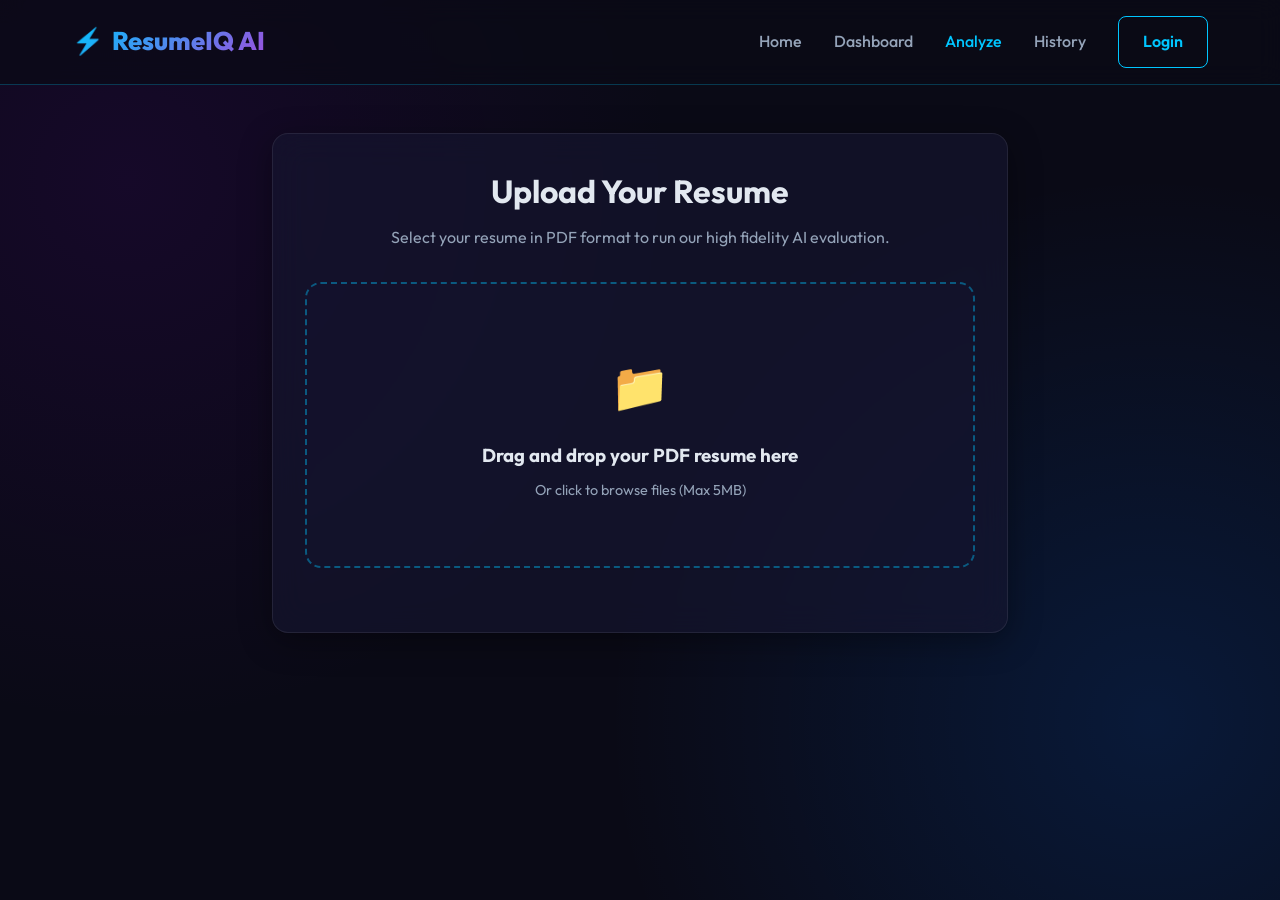
<file: frontend/analyze.html>
<!DOCTYPE html>
<html lang="en">
<head>
  <meta charset="UTF-8">
  <meta name="viewport" content="width=device-width, initial-scale=1.0">
  <title>Upload Resume - ResumeIQ AI</title>
  <link rel="preconnect" href="https://fonts.googleapis.com">
  <link rel="preconnect" href="https://fonts.gstatic.com" crossorigin>
  <link href="https://fonts.googleapis.com/css2?family=Outfit:wght@300;400;600;800&display=swap" rel="stylesheet">
  <link rel="stylesheet" href="css/index.css">
  <style>
    .upload-container {
      max-width: 800px;
      margin: 3rem auto;
      padding: 0 2rem;
      text-align: center;
    }
    
    .upload-zone {
      border: 2px dashed rgba(0, 198, 255, 0.4);
      border-radius: 16px;
      padding: 4rem 2rem;
      background: rgba(22, 22, 49, 0.4);
      cursor: pointer;
      transition: all var(--transition-speed);
      margin: 2rem 0;
    }
    
    .upload-zone.dragover {
      border-color: var(--color-primary);
      background: rgba(0, 198, 255, 0.08);
      transform: scale(1.02);
    }
    
    .file-details {
      margin-top: 1.5rem;
      background: rgba(255, 255, 255, 0.05);
      border: 1px solid rgba(255, 255, 255, 0.10);
      padding: 1rem;
      border-radius: 8px;
      display: flex;
      justify-content: space-between;
      align-items: center;
    }
    
    /* Stepper Loading screen */
    .loading-overlay {
      position: fixed;
      top: 0;
      left: 0;
      width: 100%;
      height: 100%;
      background: rgba(10, 10, 22, 0.95);
      backdrop-filter: blur(12px);
      display: flex;
      flex-direction: column;
      justify-content: center;
      align-items: center;
      z-index: 1000;
      opacity: 0;
      pointer-events: none;
      transition: opacity 0.5s ease;
    }
    
    .loading-overlay.active {
      opacity: 1;
      pointer-events: all;
    }
    
    .steps-container {
      width: 100%;
      max-width: 400px;
      text-align: left;
      margin-top: 2rem;
    }
    
    .step-item {
      display: flex;
      align-items: center;
      gap: 1rem;
      margin-bottom: 1rem;
      color: var(--color-text-muted);
      transition: color 0.3s;
    }
    
    .step-item.active {
      color: var(--color-primary);
      font-weight: 600;
    }
    
    .step-item.done {
      color: #4dff88;
    }
    
    .step-dot {
      width: 12px;
      height: 12px;
      border-radius: 50%;
      background: rgba(255, 255, 255, 0.2);
    }
    
    .step-item.active .step-dot {
      background: var(--color-primary);
      box-shadow: 0 0 10px var(--color-primary);
    }
    
    .step-item.done .step-dot {
      background: #4dff88;
    }
    
    .error-banner {
      color: #ff4d4d;
      background: rgba(255, 77, 77, 0.1);
      border: 1px solid rgba(255, 77, 77, 0.2);
      padding: 1rem;
      border-radius: 8px;
      margin-bottom: 2rem;
      display: none;
    }
  </style>
</head>
<body>

  <header>
    <div class="nav-container">
      <a href="index.html" class="logo">ResumeIQ AI</a>
      <nav>
        <ul>
          <li><a href="index.html">Home</a></li>
          <li><a href="dashboard.html">Dashboard</a></li>
          <li><a href="analyze.html" class="active">Analyze</a></li>
          <li><a href="history.html">History</a></li>
          <li id="auth-nav-link"><a href="login.html" class="btn btn-secondary">Login</a></li>
        </ul>
      </nav>
    </div>
  </header>

  <main class="upload-container">
    <div class="glass-card">
      <h2 style="font-size: 2rem;">Upload Your Resume</h2>
      <p style="color: var(--color-text-muted); margin-top: 0.5rem;">Select your resume in PDF format to run our high fidelity AI evaluation.</p>
      
      <div id="error-banner" class="error-banner"></div>

      <!-- Drag & Drop Upload Zone -->
      <div id="drop-zone" class="upload-zone">
        <div style="font-size: 3rem; margin-bottom: 1rem;">📁</div>
        <h3>Drag and drop your PDF resume here</h3>
        <p style="color: var(--color-text-muted); font-size: 0.9rem; margin-top: 0.5rem;">Or click to browse files (Max 5MB)</p>
        <input type="file" id="file-input" accept="application/pdf" style="display: none;">
      </div>

      <!-- File Details -->
      <div id="file-card" class="file-details" style="display: none;">
        <div style="text-align: left;">
          <h4 id="file-name" style="color: white; word-break: break-all;">resume.pdf</h4>
          <p id="file-size" style="color: var(--color-text-muted); font-size: 0.85rem;">0 KB</p>
        </div>
        <button id="remove-file-btn" class="btn btn-secondary" style="padding: 0.5rem 1rem; border-color: #ff4d4d; color: #ff4d4d;">Remove</button>
      </div>

      <!-- Target Role Selection Box -->
      <div id="role-selection-card" class="role-box" style="display: none;">
        <div style="display: flex; align-items: center; justify-content: space-between; flex-wrap: wrap; gap: 0.5rem;">
          <div>
            <h3 style="font-size: 1.15rem; color: #fff;">🎯 Step 2: Select Your Target Role</h3>
            <p style="color: var(--color-text-muted); font-size: 0.85rem; margin-top: 0.2rem;">
              Choose the role you are targeting to detect missing critical skills & prompt token efficiency.
            </p>
          </div>
          <span id="selected-role-badge" class="role-badge-highlight">Full Stack Developer</span>
        </div>

        <div class="role-chips-grid" id="role-chips-container">
          <button type="button" class="role-chip active" data-role="Full Stack Developer">🚀 Full Stack Developer</button>
          <button type="button" class="role-chip" data-role="Frontend Developer">💻 Frontend Developer</button>
          <button type="button" class="role-chip" data-role="Backend Developer">⚙️ Backend Developer</button>
          <button type="button" class="role-chip" data-role="Python / Django Developer">🐍 Python / Django Developer</button>
          <button type="button" class="role-chip" data-role="Data Scientist & AI / ML Engineer">🤖 Data Scientist & AI/ML</button>
          <button type="button" class="role-chip" data-role="DevOps & Cloud Engineer">☁️ DevOps & Cloud</button>
          <button type="button" class="role-chip" data-role="Mobile App Developer">📱 Mobile App Developer</button>
          <button type="button" class="role-chip" data-role="Cybersecurity Analyst">🔒 Cybersecurity Analyst</button>
          <button type="button" class="role-chip" data-role="Software QA & Automation Tester">🧪 QA Automation</button>
          <button type="button" class="role-chip" data-role="UI/UX & Product Designer">🎨 UI/UX Designer</button>
        </div>

        <div class="custom-role-input-group">
          <input type="text" id="custom-role-input" class="form-control" placeholder="Or type custom role (e.g. Cloud Security Architect, NLP Engineer)...">
          <button type="button" id="apply-custom-role-btn" class="btn btn-secondary" style="white-space: nowrap;">Set Role</button>
        </div>
      </div>

      <button id="analyze-btn" class="btn" style="width: 100%; margin-top: 2rem; display: none;">Analyze Resume with AI</button>
    </div>
  </main>

  <!-- Step loading screen overlay -->
  <div id="loading-overlay" class="loading-overlay">
    <div style="font-size: 3.5rem;" class="spinner">⚙️</div>
    <h2 style="margin-top: 1.5rem; background: linear-gradient(135deg, #fff, var(--color-primary)); -webkit-background-clip: text; -webkit-text-fill-color: transparent;">Analyzing Your Resume</h2>
    <p style="color: var(--color-text-muted); margin-top: 0.5rem;">Please wait while our models analyze your profile.</p>

    <div class="steps-container">
      <div class="step-item" id="step-1"><div class="step-dot"></div> Reading your resume PDF...</div>
      <div class="step-item" id="step-2"><div class="step-dot"></div> Extracting information & skills...</div>
      <div class="step-item" id="step-3"><div class="step-dot"></div> Benchmarking against target role...</div>
      <div class="step-item" id="step-4"><div class="step-dot"></div> Evaluating word count & prompt token brevity...</div>
      <div class="step-item" id="step-5"><div class="step-dot"></div> Side-highlighting missing skills & gaps...</div>
      <div class="step-item" id="step-6"><div class="step-dot"></div> Generating AI scores & bullet optimizations...</div>
    </div>
  </div>

  <script src="js/app.js"></script>
  <script>
    checkAuth();

    const dropZone = document.getElementById("drop-zone");
    const fileInput = document.getElementById("file-input");
    const fileCard = document.getElementById("file-card");
    const fileName = document.getElementById("file-name");
    const fileSize = document.getElementById("file-size");
    const removeBtn = document.getElementById("remove-file-btn");
    const analyzeBtn = document.getElementById("analyze-btn");
    const errorBanner = document.getElementById("error-banner");
    const loadingOverlay = document.getElementById("loading-overlay");
    const roleCard = document.getElementById("role-selection-card");
    const selectedRoleBadge = document.getElementById("selected-role-badge");
    const customRoleInput = document.getElementById("custom-role-input");
    const applyCustomRoleBtn = document.getElementById("apply-custom-role-btn");

    let selectedFile = null;
    let selectedTargetRole = "Full Stack Developer";

    // Handle role chips
    document.querySelectorAll(".role-chip").forEach(chip => {
      chip.addEventListener("click", () => {
        document.querySelectorAll(".role-chip").forEach(c => c.classList.remove("active"));
        chip.classList.add("active");
        selectedTargetRole = chip.getAttribute("data-role");
        selectedRoleBadge.textContent = selectedTargetRole;
        customRoleInput.value = "";
      });
    });

    applyCustomRoleBtn.addEventListener("click", () => {
      const val = customRoleInput.value.trim();
      if (val) {
        document.querySelectorAll(".role-chip").forEach(c => c.classList.remove("active"));
        selectedTargetRole = val;
        selectedRoleBadge.textContent = `✏️ ${selectedTargetRole}`;
      }
    });

    customRoleInput.addEventListener("keydown", (e) => {
      if (e.key === "Enter") {
        e.preventDefault();
        applyCustomRoleBtn.click();
      }
    });

    // Trigger file chooser
    dropZone.addEventListener("click", () => fileInput.click());

    fileInput.addEventListener("change", (e) => {
      if (e.target.files.length > 0) {
        handleFileSelect(e.target.files[0]);
      }
    });

    // Drag-drop events
    dropZone.addEventListener("dragover", (e) => {
      e.preventDefault();
      dropZone.classList.add("dragover");
    });

    dropZone.addEventListener("dragleave", () => {
      dropZone.classList.remove("dragover");
    });

    dropZone.addEventListener("drop", (e) => {
      e.preventDefault();
      dropZone.classList.remove("dragover");
      if (e.dataTransfer.files.length > 0) {
        handleFileSelect(e.dataTransfer.files[0]);
      }
    });

    function handleFileSelect(file) {
      errorBanner.style.display = "none";
      if (file.type !== "application/pdf") {
        showError("Invalid file type. Please upload a PDF file.");
        return;
      }

      if (file.size > 5 * 1024 * 1024) {
        showError("File size is too large. Max allowed size is 5MB.");
        return;
      }

      selectedFile = file;
      fileName.textContent = file.name;
      fileSize.textContent = `${(file.size / 1024).toFixed(1)} KB`;
      
      dropZone.style.display = "none";
      fileCard.style.display = "flex";
      roleCard.style.display = "block";
      analyzeBtn.style.display = "block";
    }

    removeBtn.addEventListener("click", () => {
      selectedFile = null;
      fileInput.value = "";
      fileCard.style.display = "none";
      roleCard.style.display = "none";
      analyzeBtn.style.display = "none";
      dropZone.style.display = "block";
    });

    function showError(msg) {
      errorBanner.textContent = msg;
      errorBanner.style.display = "block";
    }

    // Step indicators loop simulating real steps as files process
    async function runLoaderSequence() {
      const steps = ['step-1', 'step-2', 'step-3', 'step-4', 'step-5', 'step-6'];
      for (let i = 0; i < steps.length; i++) {
        const item = document.getElementById(steps[i]);
        if (i > 0) {
          document.getElementById(steps[i-1]).className = "step-item done";
        }
        item.className = "step-item active";
        await new Promise(r => setTimeout(r, 700));
      }
    }

    analyzeBtn.addEventListener("click", async () => {
      if(!selectedFile) return;

      errorBanner.style.display = "none";
      loadingOverlay.classList.add("active");
      
      // Run visual progression loop
      const progressTimer = runLoaderSequence();

      const formData = new FormData();
      formData.append("file", selectedFile);
      formData.append("target_role", selectedTargetRole);

      try {
        const token = getAuthToken();
        const response = await fetch(`${API_URL}/api/resume/upload`, {
          method: "POST",
          headers: {
            "Authorization": `Bearer ${token}`
          },
          body: formData
        });

        const data = await response.json();
        
        if (!response.ok) {
          throw new Error(data.detail || "Analysis failed.");
        }

        // Wait to finish loader
        await progressTimer;
        
        // Redirect to detail page
        setTimeout(() => {
          window.location.href = `results.html?id=${data.id}`;
        }, 500);

      } catch (err) {
        loadingOverlay.classList.remove("active");
        showError(err.message || "Failed to analyze resume.");
      }
    });
  </script>
</body>
</html>
</file>
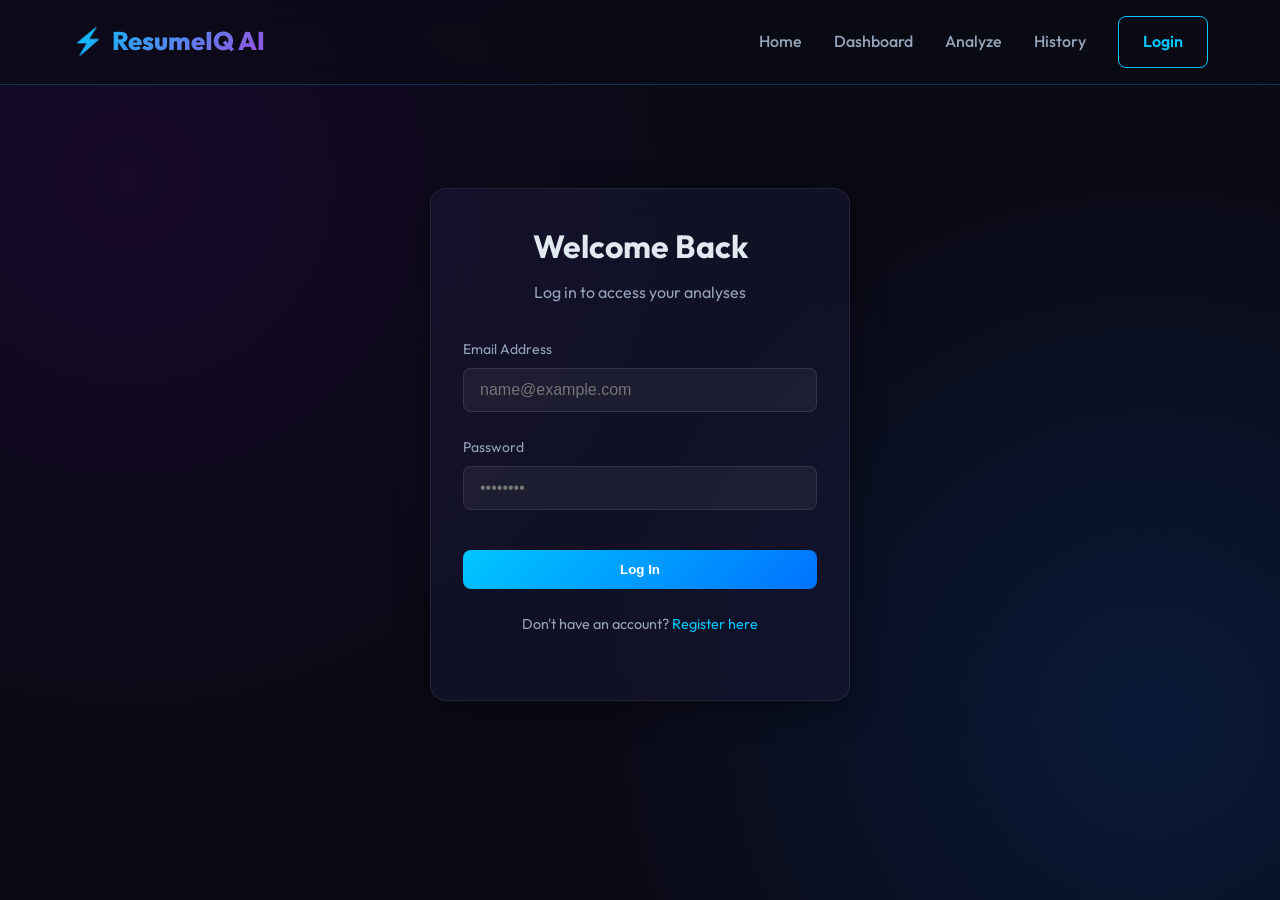
<file: frontend/login.html>
<!DOCTYPE html>
<html lang="en">
<head>
  <meta charset="UTF-8">
  <meta name="viewport" content="width=device-width, initial-scale=1.0">
  <title>Login - ResumeIQ AI</title>
  <link rel="preconnect" href="https://fonts.googleapis.com">
  <link rel="preconnect" href="https://fonts.gstatic.com" crossorigin>
  <link href="https://fonts.googleapis.com/css2?family=Outfit:wght@300;400;600;800&display=swap" rel="stylesheet">
  <link rel="stylesheet" href="css/index.css">
  <style>
    .auth-container {
      display: flex;
      justify-content: center;
      align-items: center;
      min-height: 80vh;
      padding: 2rem;
    }
    
    .auth-card {
      width: 100%;
      max-width: 420px;
      text-align: center;
    }
    
    .auth-card h2 {
      margin-bottom: 0.5rem;
      font-size: 2rem;
    }
    
    .auth-card p {
      color: var(--color-text-muted);
      margin-bottom: 2rem;
    }
    
    .error-msg {
      color: #ff4d4d;
      background: rgba(255, 77, 77, 0.1);
      border: 1px solid rgba(255, 77, 77, 0.2);
      padding: 0.75rem;
      border-radius: 8px;
      margin-bottom: 1rem;
      font-size: 0.9rem;
      display: none;
    }
    
    .success-msg {
      color: #4dff88;
      background: rgba(77, 255, 136, 0.1);
      border: 1px solid rgba(77, 255, 136, 0.2);
      padding: 0.75rem;
      border-radius: 8px;
      margin-bottom: 1rem;
      font-size: 0.9rem;
      display: none;
    }
  </style>
</head>
<body>

  <header>
    <div class="nav-container">
      <a href="index.html" class="logo">ResumeIQ AI</a>
      <nav>
        <ul>
          <li><a href="index.html">Home</a></li>
          <li><a href="dashboard.html">Dashboard</a></li>
          <li><a href="analyze.html">Analyze</a></li>
          <li><a href="history.html">History</a></li>
          <li id="auth-nav-link"><a href="login.html" class="btn btn-secondary">Login</a></li>
        </ul>
      </nav>
    </div>
  </header>

  <main class="auth-container">
    <div class="glass-card auth-card">
      <h2>Welcome Back</h2>
      <p>Log in to access your analyses</p>
      
      <div id="error" class="error-msg"></div>
      <div id="success" class="success-msg"></div>
      
      <form id="login-form">
        <div class="form-group">
          <label for="email">Email Address</label>
          <input type="email" id="email" class="form-control" placeholder="name@example.com" required>
        </div>
        <div class="form-group">
          <label for="password">Password</label>
          <input type="password" id="password" class="form-control" placeholder="••••••••" required>
        </div>
        <button type="submit" class="btn" style="width: 100%; margin-top: 1rem;">Log In</button>
      </form>
      
      <p style="margin-top: 1.5rem; font-size: 0.9rem;">
        Don't have an account? <a href="register.html" style="color: var(--color-primary); text-decoration: none;">Register here</a>
      </p>
    </div>
  </main>

  <script src="js/app.js"></script>
  <script>
    const form = document.getElementById("login-form");
    const errorDiv = document.getElementById("error");
    const successDiv = document.getElementById("success");

    form.addEventListener("submit", async (e) => {
      e.preventDefault();
      errorDiv.style.display = "none";
      successDiv.style.display = "none";
      
      const email = document.getElementById("email").value;
      const password = document.getElementById("password").value;

      try {
        const response = await fetch(`${API_URL}/api/auth/login`, {
          method: "POST",
          headers: {
            "Content-Type": "application/json"
          },
          body: JSON.stringify({ email, password })
        });

        const data = await response.json();
        
        if (!response.ok) {
          throw new Error(data.detail || "Authentication failed. Please try again.");
        }

        successDiv.textContent = "Login successful! Redirecting...";
        successDiv.style.display = "block";
        
        setAuthToken(data.access_token);
        
        setTimeout(() => {
          window.location.href = "dashboard.html";
        }, 1200);

      } catch (err) {
        errorDiv.textContent = err.message;
        errorDiv.style.display = "block";
      }
    });
  </script>
</body>
</html>
</file>
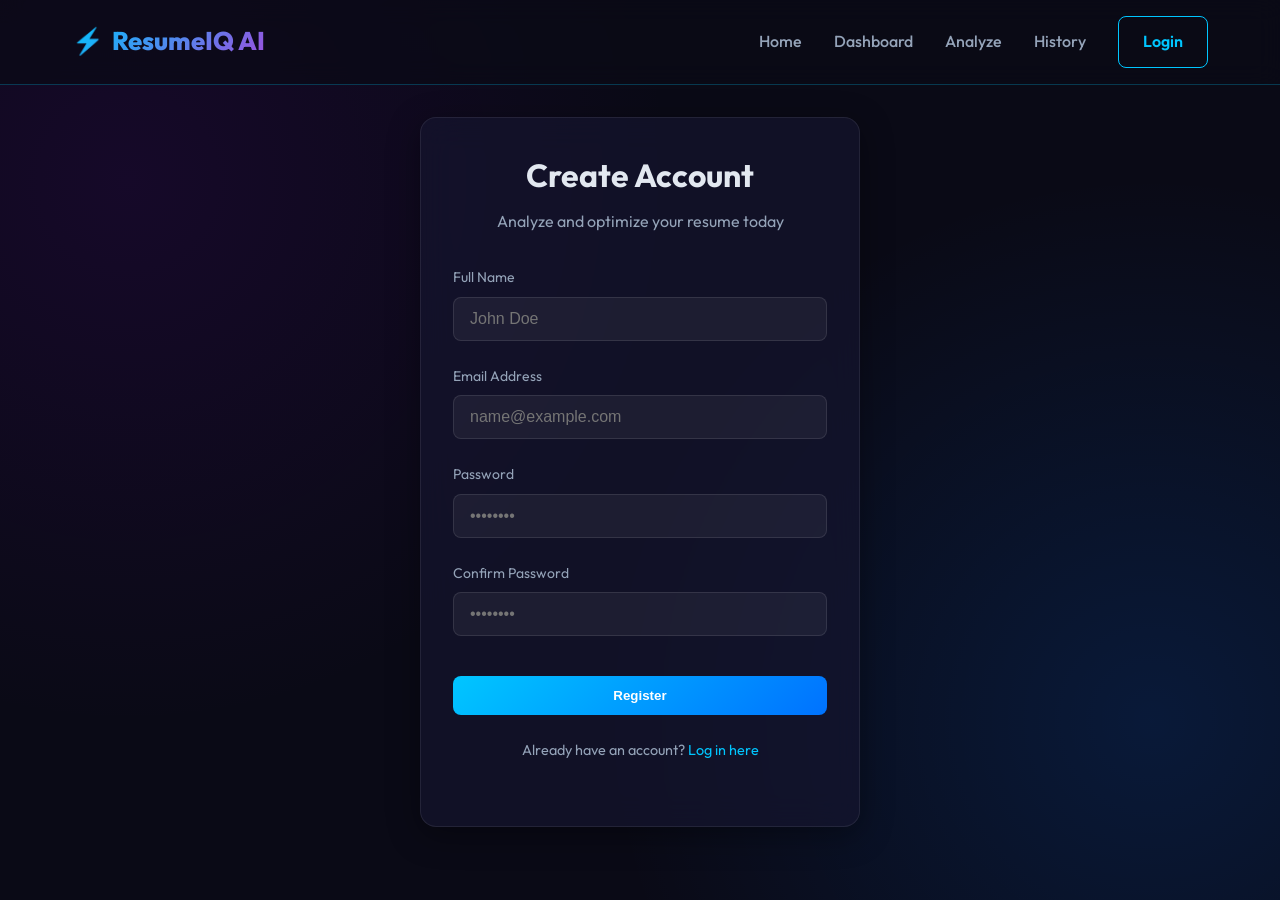
<file: frontend/register.html>
<!DOCTYPE html>
<html lang="en">
<head>
  <meta charset="UTF-8">
  <meta name="viewport" content="width=device-width, initial-scale=1.0">
  <title>Register - ResumeIQ AI</title>
  <link rel="preconnect" href="https://fonts.googleapis.com">
  <link rel="preconnect" href="https://fonts.gstatic.com" crossorigin>
  <link href="https://fonts.googleapis.com/css2?family=Outfit:wght@300;400;600;800&display=swap" rel="stylesheet">
  <link rel="stylesheet" href="css/index.css">
  <style>
    .auth-container {
      display: flex;
      justify-content: center;
      align-items: center;
      min-height: 80vh;
      padding: 2rem;
    }
    
    .auth-card {
      width: 100%;
      max-width: 440px;
      text-align: center;
    }
    
    .auth-card h2 {
      margin-bottom: 0.5rem;
      font-size: 2rem;
    }
    
    .auth-card p {
      color: var(--color-text-muted);
      margin-bottom: 2rem;
    }
    
    .error-msg {
      color: #ff4d4d;
      background: rgba(255, 77, 77, 0.1);
      border: 1px solid rgba(255, 77, 77, 0.2);
      padding: 0.75rem;
      border-radius: 8px;
      margin-bottom: 1rem;
      font-size: 0.9rem;
      display: none;
    }
    
    .success-msg {
      color: #4dff88;
      background: rgba(77, 255, 136, 0.1);
      border: 1px solid rgba(77, 255, 136, 0.2);
      padding: 0.75rem;
      border-radius: 8px;
      margin-bottom: 1rem;
      font-size: 0.9rem;
      display: none;
    }
  </style>
</head>
<body>

  <header>
    <div class="nav-container">
      <a href="index.html" class="logo">ResumeIQ AI</a>
      <nav>
        <ul>
          <li><a href="index.html">Home</a></li>
          <li><a href="dashboard.html">Dashboard</a></li>
          <li><a href="analyze.html">Analyze</a></li>
          <li><a href="history.html">History</a></li>
          <li id="auth-nav-link"><a href="login.html" class="btn btn-secondary">Login</a></li>
        </ul>
      </nav>
    </div>
  </header>

  <main class="auth-container">
    <div class="glass-card auth-card">
      <h2>Create Account</h2>
      <p>Analyze and optimize your resume today</p>
      
      <div id="error" class="error-msg"></div>
      <div id="success" class="success-msg"></div>
      
      <form id="register-form">
        <div class="form-group">
          <label for="name">Full Name</label>
          <input type="text" id="name" class="form-control" placeholder="John Doe" required>
        </div>
        <div class="form-group">
          <label for="email">Email Address</label>
          <input type="email" id="email" class="form-control" placeholder="name@example.com" required>
        </div>
        <div class="form-group">
          <label for="password">Password</label>
          <input type="password" id="password" class="form-control" placeholder="••••••••" required>
        </div>
        <div class="form-group">
          <label for="confirm-password">Confirm Password</label>
          <input type="password" id="confirm-password" class="form-control" placeholder="••••••••" required>
        </div>
        <button type="submit" class="btn" style="width: 100%; margin-top: 1rem;">Register</button>
      </form>
      
      <p style="margin-top: 1.5rem; font-size: 0.9rem;">
        Already have an account? <a href="login.html" style="color: var(--color-primary); text-decoration: none;">Log in here</a>
      </p>
    </div>
  </main>

  <script src="js/app.js"></script>
  <script>
    const form = document.getElementById("register-form");
    const errorDiv = document.getElementById("error");
    const successDiv = document.getElementById("success");

    form.addEventListener("submit", async (e) => {
      e.preventDefault();
      errorDiv.style.display = "none";
      successDiv.style.display = "none";
      
      const name = document.getElementById("name").value;
      const email = document.getElementById("email").value;
      const password = document.getElementById("password").value;
      const confirmPassword = document.getElementById("confirm-password").value;

      if (password !== confirmPassword) {
        errorDiv.textContent = "Passwords do not match!";
        errorDiv.style.display = "block";
        return;
      }

      try {
        const response = await fetch(`${API_URL}/api/auth/register`, {
          method: "POST",
          headers: {
            "Content-Type": "application/json"
          },
          body: JSON.stringify({ name, email, password })
        });

        const data = await response.json();
        
        if (!response.ok) {
          throw new Error(data.detail || "Registration failed. Please try again.");
        }

        successDiv.textContent = "Account registered successfully! Redirecting to login...";
        successDiv.style.display = "block";
        
        setTimeout(() => {
          window.location.href = "login.html";
        }, 1500);

      } catch (err) {
        errorDiv.textContent = err.message;
        errorDiv.style.display = "block";
      }
    });
  </script>
</body>
</html>
</file>
<file: frontend/css/index.css>
:root {
  --bg-primary: #0a0a16;
  --bg-secondary: #12122b;
  --bg-card: rgba(22, 22, 49, 0.65);
  --border-glow: rgba(0, 198, 255, 0.25);
  --color-primary: #00c6ff;
  --color-secondary: #0072ff;
  --color-accent: #9d4edd;
  --color-text: #e2e8f0;
  --color-text-muted: #94a3b8;
  --font-family: 'Outfit', sans-serif;
  --transition-speed: 0.3s;
}

* {
  box-sizing: border-box;
  margin: 0;
  padding: 0;
}

body {
  background-color: var(--bg-primary);
  background-image: radial-gradient(circle at 10% 20%, rgba(90, 0, 150, 0.15) 0%, transparent 40%),
                    radial-gradient(circle at 90% 80%, rgba(0, 114, 255, 0.15) 0%, transparent 40%);
  color: var(--color-text);
  font-family: var(--font-family);
  min-height: 100vh;
  overflow-x: hidden;
  line-height: 1.6;
}

/* Header & Navigation Styles */
header {
  background: rgba(10, 10, 22, 0.7);
  backdrop-filter: blur(12px);
  -webkit-backdrop-filter: blur(12px);
  border-bottom: 1px solid var(--border-glow);
  position: sticky;
  top: 0;
  z-index: 100;
}

.nav-container {
  display: flex;
  justify-content: space-between;
  align-items: center;
  max-width: 1200px;
  margin: 0 auto;
  padding: 1rem 2rem;
}

.logo {
  font-size: 1.6rem;
  font-weight: 800;
  background: linear-gradient(135deg, var(--color-primary), var(--color-accent));
  -webkit-background-clip: text;
  -webkit-text-fill-color: transparent;
  text-decoration: none;
  display: flex;
  align-items: center;
  gap: 0.5rem;
}

.logo::before {
  content: "⚡";
}

nav ul {
  display: flex;
  list-style: none;
  gap: 2rem;
  align-items: center;
}

nav a {
  color: var(--color-text-muted);
  text-decoration: none;
  font-weight: 500;
  transition: color var(--transition-speed);
}

nav a:hover, nav a.active {
  color: var(--color-primary);
}

.btn {
  background: linear-gradient(135deg, var(--color-primary), var(--color-secondary));
  border: none;
  border-radius: 8px;
  color: white;
  cursor: pointer;
  display: inline-flex;
  align-items: center;
  justify-content: center;
  font-weight: 600;
  padding: 0.75rem 1.5rem;
  text-decoration: none;
  transition: transform var(--transition-speed), box-shadow var(--transition-speed);
}

.btn:hover {
  transform: translateY(-2px);
  box-shadow: 0 4px 15px rgba(0, 198, 255, 0.4);
}

.btn-secondary {
  background: transparent;
  border: 1.5px solid var(--color-primary);
  color: var(--color-primary);
}

.btn-secondary:hover {
  background: rgba(0, 198, 255, 0.1);
  color: white;
}

/* Glassmorphism Card Style */
.glass-card {
  background: var(--bg-card);
  backdrop-filter: blur(16px);
  -webkit-backdrop-filter: blur(16px);
  border: 1px solid rgba(255, 255, 255, 0.08);
  border-radius: 16px;
  padding: 2rem;
  box-shadow: 0 8px 32px 0 rgba(0, 0, 0, 0.37);
  transition: border-color var(--transition-speed), transform 0.1s ease-out;
}

.glass-card:hover {
  border-color: var(--border-glow);
}

/* Base Form elements */
.form-group {
  margin-bottom: 1.5rem;
  text-align: left;
}

.form-group label {
  display: block;
  font-size: 0.875rem;
  color: var(--color-text-muted);
  margin-bottom: 0.5rem;
}

.form-control {
  width: 100%;
  background: rgba(255, 255, 255, 0.05);
  border: 1px solid rgba(255, 255, 255, 0.1);
  border-radius: 8px;
  color: white;
  padding: 0.75rem 1rem;
  font-size: 1rem;
  transition: border-color var(--transition-speed);
}

.form-control:focus {
  outline: none;
  border-color: var(--color-primary);
  box-shadow: 0 0 10px rgba(0, 198, 255, 0.2);
}

/* Circular score spinner */
.score-circle-container {
  display: flex;
  justify-content: center;
  align-items: center;
  margin: 2rem 0;
  position: relative;
}

.score-circle {
  position: relative;
  width: 160px;
  height: 160px;
}

.score-circle svg {
  width: 100%;
  height: 100%;
  transform: rotate(-90deg);
}

.score-circle circle {
  fill: none;
  stroke-width: 10;
}

.score-circle .bg-ring {
  stroke: rgba(255, 255, 255, 0.05);
}

.score-circle .val-ring {
  stroke: url(#scoreGradient);
  stroke-linecap: round;
  stroke-dasharray: 440;
  stroke-dashoffset: 440;
  transition: stroke-dashoffset 1.5s cubic-bezier(0.4, 0, 0.2, 1);
}

.score-text {
  position: absolute;
  top: 50%;
  left: 50%;
  transform: translate(-50%, -50%);
  text-align: center;
}

.score-num {
  font-size: 2.2rem;
  font-weight: 800;
  color: white;
}

.score-label {
  font-size: 0.75rem;
  color: var(--color-text-muted);
  text-transform: uppercase;
  letter-spacing: 1px;
}

/* Role Selector & Chips */
.role-box {
  margin-top: 1.5rem;
  background: rgba(255, 255, 255, 0.03);
  border: 1px solid rgba(0, 198, 255, 0.2);
  border-radius: 14px;
  padding: 1.5rem;
  text-align: left;
}

.role-chips-grid {
  display: flex;
  flex-wrap: wrap;
  gap: 0.6rem;
  margin-top: 1rem;
}

.role-chip {
  background: rgba(255, 255, 255, 0.05);
  border: 1px solid rgba(255, 255, 255, 0.12);
  border-radius: 24px;
  color: var(--color-text);
  padding: 0.5rem 1rem;
  font-size: 0.88rem;
  cursor: pointer;
  transition: all var(--transition-speed);
  font-family: inherit;
}

.role-chip:hover {
  border-color: var(--color-primary);
  background: rgba(0, 198, 255, 0.1);
  transform: translateY(-2px);
}

.role-chip.active {
  background: linear-gradient(135deg, rgba(0, 198, 255, 0.25), rgba(157, 78, 221, 0.25));
  border-color: var(--color-primary);
  color: #fff;
  font-weight: 600;
  box-shadow: 0 0 12px rgba(0, 198, 255, 0.35);
}

.custom-role-input-group {
  margin-top: 1rem;
  display: flex;
  gap: 0.5rem;
}

/* Results Layout with Side Highlight Panel */
.results-main-wrapper {
  display: grid;
  grid-template-columns: 1fr 370px;
  gap: 2rem;
  align-items: start;
}

@media (max-width: 1024px) {
  .results-main-wrapper {
    grid-template-columns: 1fr;
  }
}

.side-highlight-panel {
  position: sticky;
  top: 90px;
  background: rgba(18, 18, 43, 0.85);
  border: 1px solid rgba(255, 77, 109, 0.35);
  border-radius: 18px;
  padding: 1.75rem;
  box-shadow: 0 12px 35px rgba(0, 0, 0, 0.45);
  backdrop-filter: blur(20px);
}

.role-switch-bar {
  display: flex;
  justify-content: space-between;
  align-items: center;
  flex-wrap: wrap;
  gap: 1rem;
  background: rgba(22, 22, 49, 0.7);
  border: 1px solid rgba(0, 198, 255, 0.25);
  border-radius: 14px;
  padding: 1rem 1.5rem;
  margin-bottom: 2rem;
}

.role-badge-highlight {
  display: inline-flex;
  align-items: center;
  gap: 0.5rem;
  background: linear-gradient(135deg, rgba(0, 198, 255, 0.2), rgba(157, 78, 221, 0.2));
  border: 1px solid var(--color-primary);
  border-radius: 20px;
  padding: 0.4rem 1rem;
  font-weight: 600;
  color: white;
  font-size: 0.95rem;
}

/* Tag Variants for Side Highlights */
.tag-critical {
  background: rgba(255, 77, 109, 0.18) !important;
  border-color: rgba(255, 77, 109, 0.5) !important;
  color: #ff758f !important;
  font-weight: 600;
  box-shadow: 0 0 8px rgba(255, 77, 109, 0.2);
}

.tag-tool {
  background: rgba(255, 183, 3, 0.15) !important;
  border-color: rgba(255, 183, 3, 0.4) !important;
  color: #ffb703 !important;
}

.tag-keyword {
  background: rgba(0, 198, 255, 0.15) !important;
  border-color: rgba(0, 198, 255, 0.35) !important;
  color: #70e000 !important;
}

.tag-matched-green {
  background: rgba(77, 255, 136, 0.15) !important;
  border-color: rgba(77, 255, 136, 0.4) !important;
  color: #4dff88 !important;
}

/* Prompt Engineering Token & Brevity Optimizer */
.token-optimizer-card {
  background: linear-gradient(145deg, rgba(22, 22, 49, 0.75), rgba(15, 15, 35, 0.85));
  border: 1px solid rgba(0, 198, 255, 0.3);
  border-radius: 18px;
  padding: 2rem;
  margin-bottom: 2.5rem;
  position: relative;
  overflow: hidden;
}

.token-optimizer-card::before {
  content: "";
  position: absolute;
  top: 0;
  left: 0;
  width: 100%;
  height: 4px;
  background: linear-gradient(90deg, var(--color-primary), var(--color-accent), #4dff88);
}

.token-metrics-grid {
  display: grid;
  grid-template-columns: repeat(auto-fit, minmax(140px, 1fr));
  gap: 1rem;
  margin: 1.5rem 0;
}

.token-metric-tile {
  background: rgba(255, 255, 255, 0.04);
  border: 1px solid rgba(255, 255, 255, 0.08);
  border-radius: 12px;
  padding: 1rem;
  text-align: center;
  transition: transform var(--transition-speed);
}

.token-metric-tile:hover {
  transform: translateY(-2px);
  border-color: rgba(0, 198, 255, 0.3);
}

.token-metric-val {
  font-size: 1.7rem;
  font-weight: 800;
  background: linear-gradient(135deg, #fff, var(--color-primary));
  -webkit-background-clip: text;
  -webkit-text-fill-color: transparent;
}

.token-metric-sub {
  font-size: 0.75rem;
  color: var(--color-text-muted);
  text-transform: uppercase;
  letter-spacing: 0.5px;
  margin-top: 0.2rem;
}

.token-advice-box {
  background: rgba(0, 198, 255, 0.08);
  border-left: 4px solid var(--color-primary);
  border-radius: 8px;
  padding: 1.2rem 1.5rem;
  margin: 1.5rem 0;
  font-size: 0.95rem;
  line-height: 1.6;
}

.bullet-comparison-card {
  background: rgba(10, 10, 22, 0.6);
  border: 1px solid rgba(255, 255, 255, 0.08);
  border-radius: 12px;
  padding: 1.25rem;
  margin-top: 1rem;
}

.bullet-diff {
  display: grid;
  grid-template-columns: 1fr 1fr;
  gap: 1rem;
  margin-top: 0.75rem;
}

@media (max-width: 768px) {
  .bullet-diff {
    grid-template-columns: 1fr;
  }
}

.diff-box {
  padding: 0.9rem;
  border-radius: 8px;
  font-size: 0.88rem;
  line-height: 1.5;
}

.diff-before {
  background: rgba(255, 77, 109, 0.08);
  border: 1px solid rgba(255, 77, 109, 0.25);
  color: #ffccd5;
}

.diff-after {
  background: rgba(77, 255, 136, 0.08);
  border: 1px solid rgba(77, 255, 136, 0.25);
  color: #d8f3dc;
}

.token-pill-badge {
  display: inline-block;
  padding: 0.2rem 0.6rem;
  border-radius: 12px;
  font-size: 0.75rem;
  font-weight: 700;
  margin-bottom: 0.4rem;
}

.badge-optimal {
  background: rgba(77, 255, 136, 0.2);
  color: #4dff88;
  border: 1px solid rgba(77, 255, 136, 0.4);
}

.badge-wordy {
  background: rgba(255, 77, 109, 0.2);
  color: #ff758f;
  border: 1px solid rgba(255, 77, 109, 0.4);
}

.badge-brief {
  background: rgba(255, 183, 3, 0.2);
  color: #ffb703;
  border: 1px solid rgba(255, 183, 3, 0.4);
}

.action-checklist-item {
  display: flex;
  align-items: flex-start;
  gap: 0.6rem;
  padding: 0.5rem 0;
  font-size: 0.88rem;
  border-bottom: 1px solid rgba(255, 255, 255, 0.05);
}

.action-checklist-item:last-child {
  border-bottom: none;
}
</file>
